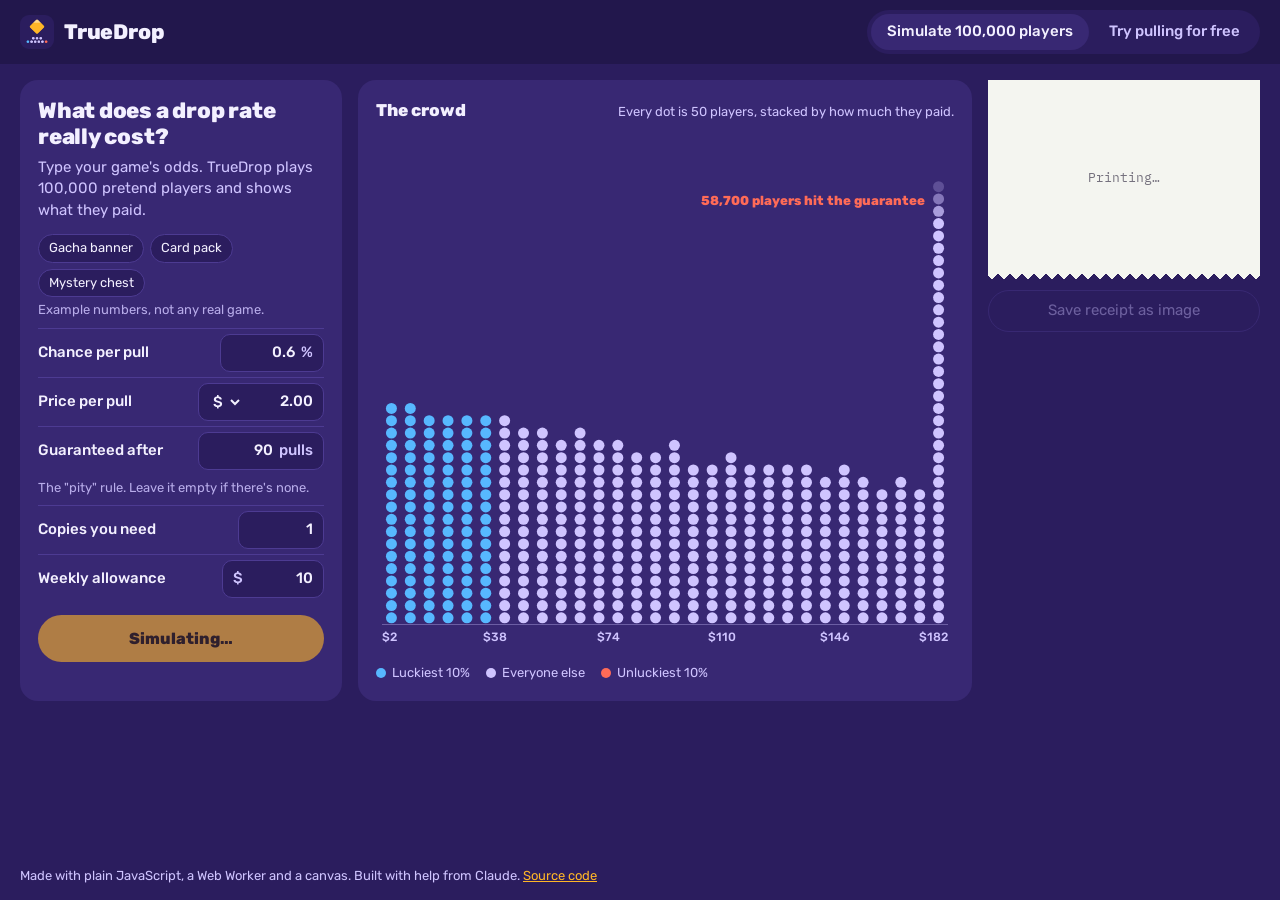
<file: index.html>
<!doctype html>
<html lang="en">
<head>
<meta charset="utf-8">
<meta name="viewport" content="width=device-width, initial-scale=1">
<title>TrueDrop: what a drop rate really costs</title>
<meta name="description" content="Type the odds your game publishes. TrueDrop plays 100,000 pretend players and shows what the item really costs.">
<meta name="theme-color" content="#2B1D5E">
<link rel="icon" href="assets/favicon.png">
<link rel="preconnect" href="https://fonts.googleapis.com">
<link rel="preconnect" href="https://fonts.gstatic.com" crossorigin>
<link href="https://fonts.googleapis.com/css2?family=IBM+Plex+Mono:wght@400;600&family=Rubik:wght@400;500;800&display=swap" rel="stylesheet">
<link rel="stylesheet" href="css/style.css">
</head>
<body>
<header class="top">
  <a class="brand" href="./"><img src="assets/icon.png" alt="" width="34" height="34">TrueDrop</a>
  <nav class="modes" role="tablist" aria-label="Mode">
    <button role="tab" id="tab-sim" aria-controls="view-sim" aria-selected="true">Simulate 100,000 players</button>
    <button role="tab" id="tab-try" aria-controls="view-try" aria-selected="false" tabindex="-1">Try pulling for free</button>
  </nav>
</header>

<main>
  <section id="view-sim" class="view sim" role="tabpanel" aria-labelledby="tab-sim">
    <form id="odds" class="panel odds" novalidate>
      <h1>What does a drop rate really cost?</h1>
      <p class="lede">Type your game's odds. TrueDrop plays 100,000 pretend players and shows what they paid.</p>

      <div class="presets" role="group" aria-label="Example odds">
        <button type="button" data-preset="banner">Gacha banner</button>
        <button type="button" data-preset="pack">Card pack</button>
        <button type="button" data-preset="chest">Mystery chest</button>
      </div>
      <p class="hint">Example numbers, not any real game.</p>

      <label class="row" for="chance">Chance per pull
        <span class="field"><input id="chance" name="chance" inputmode="decimal" autocomplete="off" value="0.6"><span>%</span></span>
      </label>
      <label class="row" for="price">Price per pull
        <span class="field">
          <select id="currency" name="currency" aria-label="Currency">
            <option value="$">$</option><option value="€">€</option><option value="£">£</option><option value="₪">₪</option>
          </select>
          <input id="price" name="price" inputmode="decimal" autocomplete="off" value="2.00">
        </span>
      </label>
      <label class="row" for="pity">Guaranteed after
        <span class="field"><input id="pity" name="pity" inputmode="numeric" autocomplete="off" value="90" placeholder="none"><span>pulls</span></span>
      </label>
      <p class="hint">The "pity" rule. Leave it empty if there's none.</p>
      <label class="row" for="copies">Copies you need
        <span class="field"><input id="copies" name="copies" inputmode="numeric" autocomplete="off" value="1"></span>
      </label>
      <label class="row" for="allowance">Weekly allowance
        <span class="field"><span class="cur">$</span><input id="allowance" name="allowance" inputmode="decimal" autocomplete="off" value="10"></span>
      </label>

      <button class="go" type="submit" id="simulate">Simulate 100,000 players</button>
      <p class="error" id="form-error" role="alert"></p>
    </form>

    <figure class="panel crowd">
      <div class="crowd-head">
        <h2>The crowd</h2>
        <p id="crowd-caption">Every dot is a group of players, stacked by how much they paid.</p>
      </div>
      <canvas id="crowd" role="img" aria-label="Chart of how much 100,000 players paid"></canvas>
      <figcaption class="legend">
        <span class="key lucky">Luckiest 10%</span>
        <span class="key middle">Everyone else</span>
        <span class="key unlucky">Unluckiest 10%</span>
      </figcaption>
    </figure>

    <aside class="receipt-slot" aria-label="Results">
      <div class="receipt" id="receipt" aria-live="polite"></div>
      <button type="button" class="ghost" id="save" disabled>Save receipt as image</button>
    </aside>
  </section>

  <section id="view-try" class="view try" role="tabpanel" aria-labelledby="tab-try" hidden>
    <div class="panel machine">
      <h1>Pull without paying</h1>
      <p class="lede" id="try-odds"></p>
      <div class="pull-buttons">
        <button type="button" class="go" id="pull1">Pull once</button>
        <button type="button" class="go alt" id="pull10">Pull 10 times</button>
      </div>
      <dl class="meter">
        <div><dt>Pulls</dt><dd id="m-pulls">0</dd></div>
        <div><dt>Pretend money spent</dt><dd id="m-spent">$0.00</dd></div>
        <div><dt>Legendaries</dt><dd id="m-legend">0</dd></div>
      </dl>
      <div class="pity" id="pity-box">
        <div class="pity-label"><span>Pity</span><span id="pity-text"></span></div>
        <div class="pity-bar"><div id="pity-fill"></div></div>
      </div>
      <button type="button" class="ghost" id="reset-try">Start over</button>
    </div>
    <div class="panel shelf">
      <h2>Last 10 pulls</h2>
      <ol class="tiles" id="tiles" aria-live="polite"></ol>
      <div class="verdict" id="verdict" aria-live="polite" hidden></div>
      <p class="hint">Epic, rare and common rarities are just for show. Only the legendary uses your odds.</p>
    </div>
  </section>
</main>

<footer class="foot">
  Made with plain JavaScript, a Web Worker and a canvas. Built with help from Claude.
  <a href="https://github.com/Tomerbot/truedrop">Source code</a>
</footer>

<script src="js/rng.js"></script>
<script src="js/crowd.js"></script>
<script src="js/receipt.js"></script>
<script src="js/try.js"></script>
<script src="js/app.js"></script>
</body>
</html>
</file>
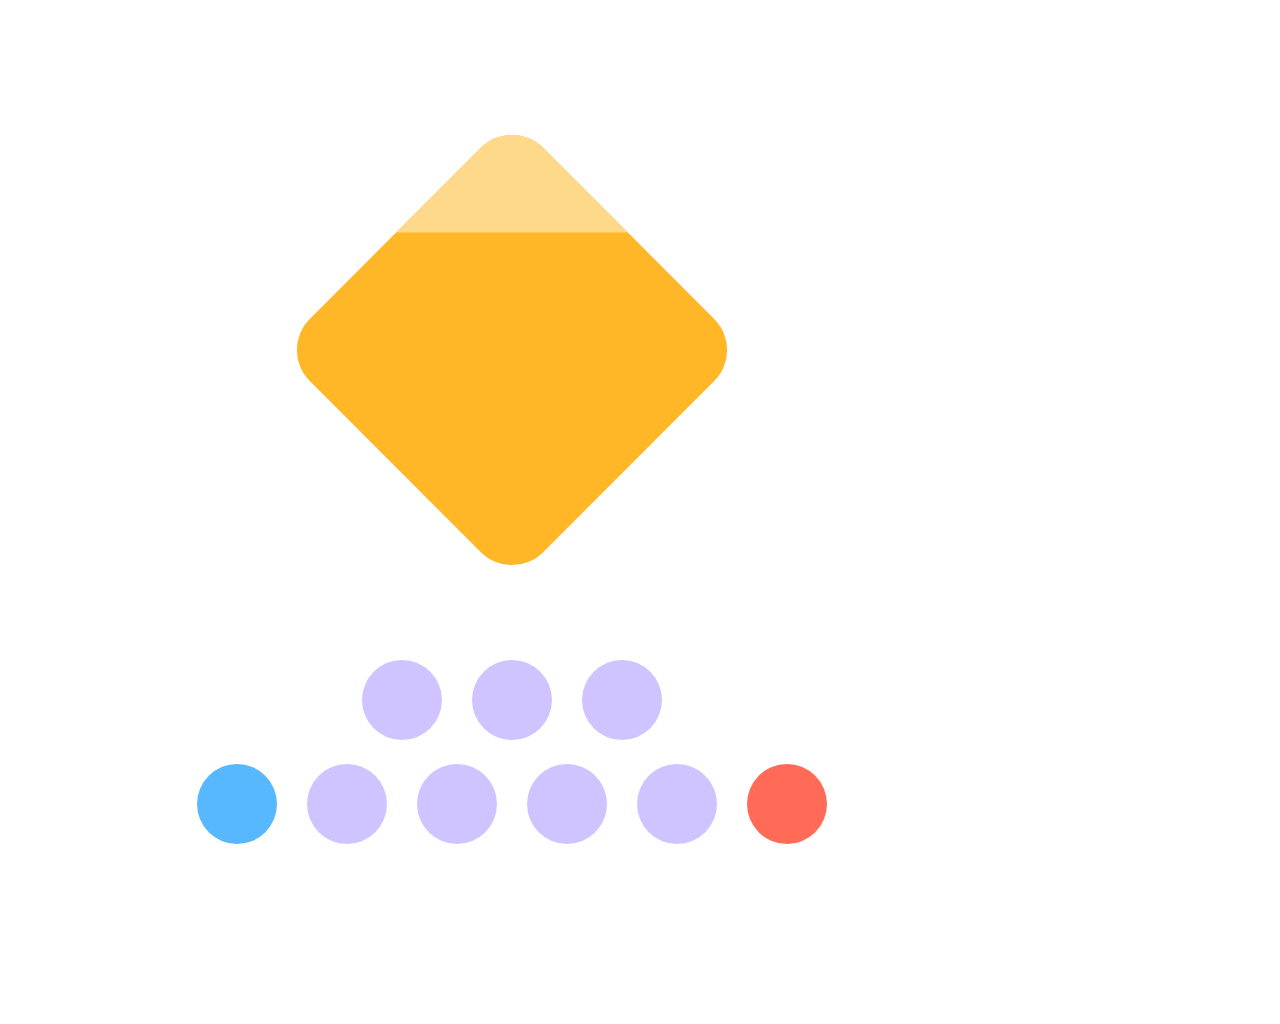
<file: design/icon-transparent.html>
<!doctype html>
<html><head><meta charset="utf-8">
<style>
  html, body { margin: 0; width: 1024px; height: 1024px; background: transparent; }
  .bg { width: 1024px; height: 1024px; background: #2B1D5E; display: grid; place-items: center; }
  body.transparent .bg { background: transparent; }
</style></head>
<body class="transparent">
<div class="bg">
  <svg width="1024" height="1024" viewBox="0 0 1024 1024">
    <!-- the crowd: lucky (blue), everyone else (lilac), unlucky (red) -->
    <g fill="#CFC4FF">
      <circle cx="402" cy="700" r="40"/><circle cx="512" cy="700" r="40"/><circle cx="622" cy="700" r="40"/>
      <circle cx="347" cy="804" r="40"/><circle cx="457" cy="804" r="40"/><circle cx="567" cy="804" r="40"/><circle cx="677" cy="804" r="40"/>
    </g>
    <circle cx="237" cy="804" r="40" fill="#57B8FF"/>
    <circle cx="787" cy="804" r="40" fill="#FF6B57"/>
    <!-- the legendary drop -->
    <g transform="translate(512 350) rotate(45)">
      <rect x="-165" y="-165" width="330" height="330" rx="44" fill="#FFB627"/>
      <path d="M-165 -121 a44 44 0 0 1 44 -44 h120 l-164 164 z" fill="#FFD98A"/>
    </g>
  </svg>
</div>
</body></html>
</file>
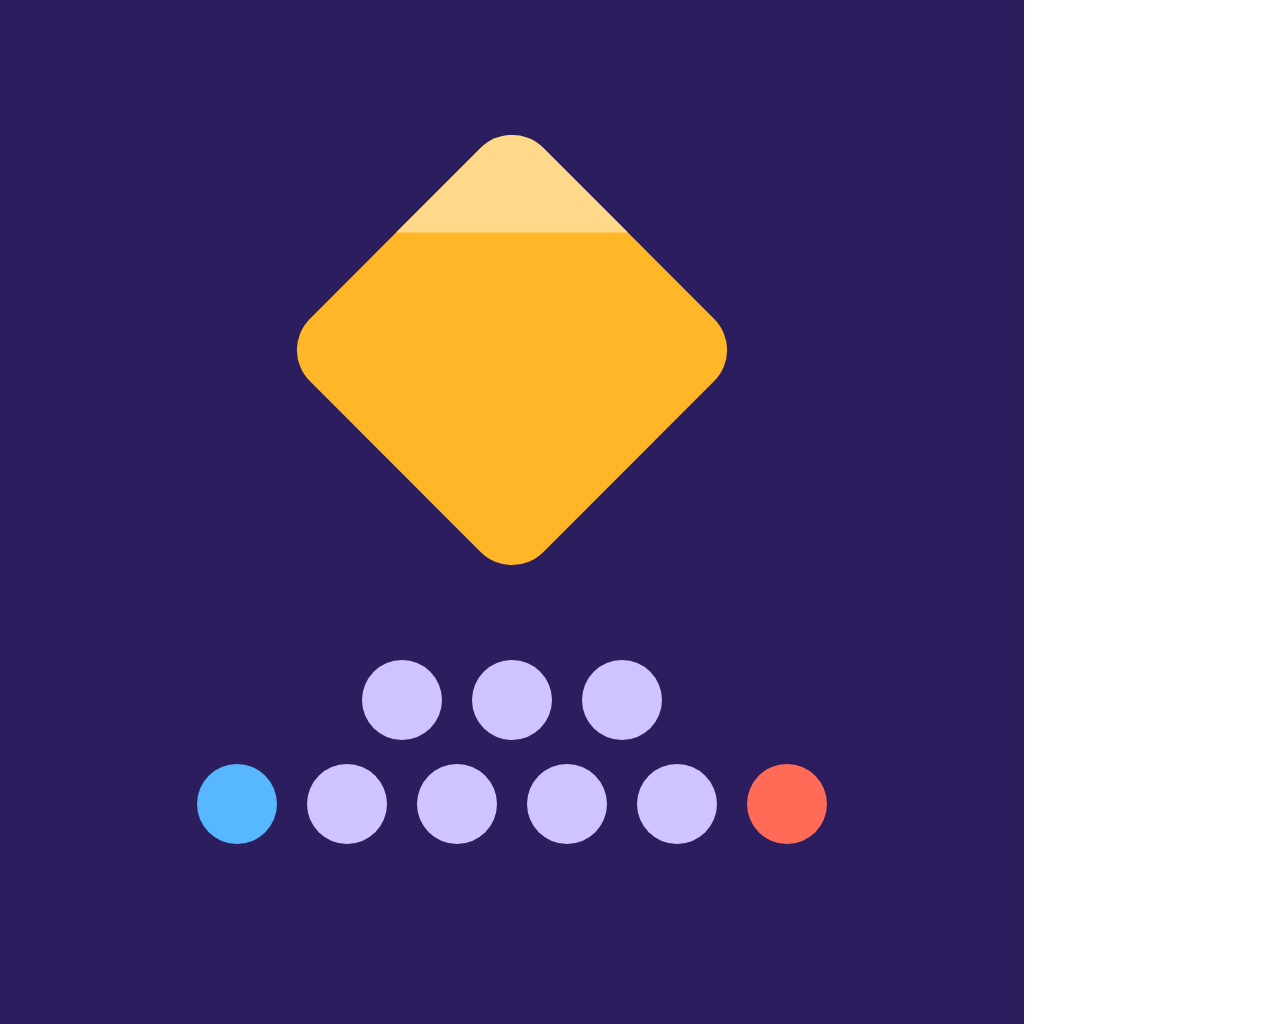
<file: design/icon.html>
<!doctype html>
<html><head><meta charset="utf-8">
<style>
  html, body { margin: 0; width: 1024px; height: 1024px; background: transparent; }
  .bg { width: 1024px; height: 1024px; background: #2B1D5E; display: grid; place-items: center; }
  body.transparent .bg { background: transparent; }
</style></head>
<body>
<div class="bg">
  <svg width="1024" height="1024" viewBox="0 0 1024 1024">
    <!-- the crowd: lucky (blue), everyone else (lilac), unlucky (red) -->
    <g fill="#CFC4FF">
      <circle cx="402" cy="700" r="40"/><circle cx="512" cy="700" r="40"/><circle cx="622" cy="700" r="40"/>
      <circle cx="347" cy="804" r="40"/><circle cx="457" cy="804" r="40"/><circle cx="567" cy="804" r="40"/><circle cx="677" cy="804" r="40"/>
    </g>
    <circle cx="237" cy="804" r="40" fill="#57B8FF"/>
    <circle cx="787" cy="804" r="40" fill="#FF6B57"/>
    <!-- the legendary drop -->
    <g transform="translate(512 350) rotate(45)">
      <rect x="-165" y="-165" width="330" height="330" rx="44" fill="#FFB627"/>
      <path d="M-165 -121 a44 44 0 0 1 44 -44 h120 l-164 164 z" fill="#FFD98A"/>
    </g>
  </svg>
</div>
</body></html>
</file>
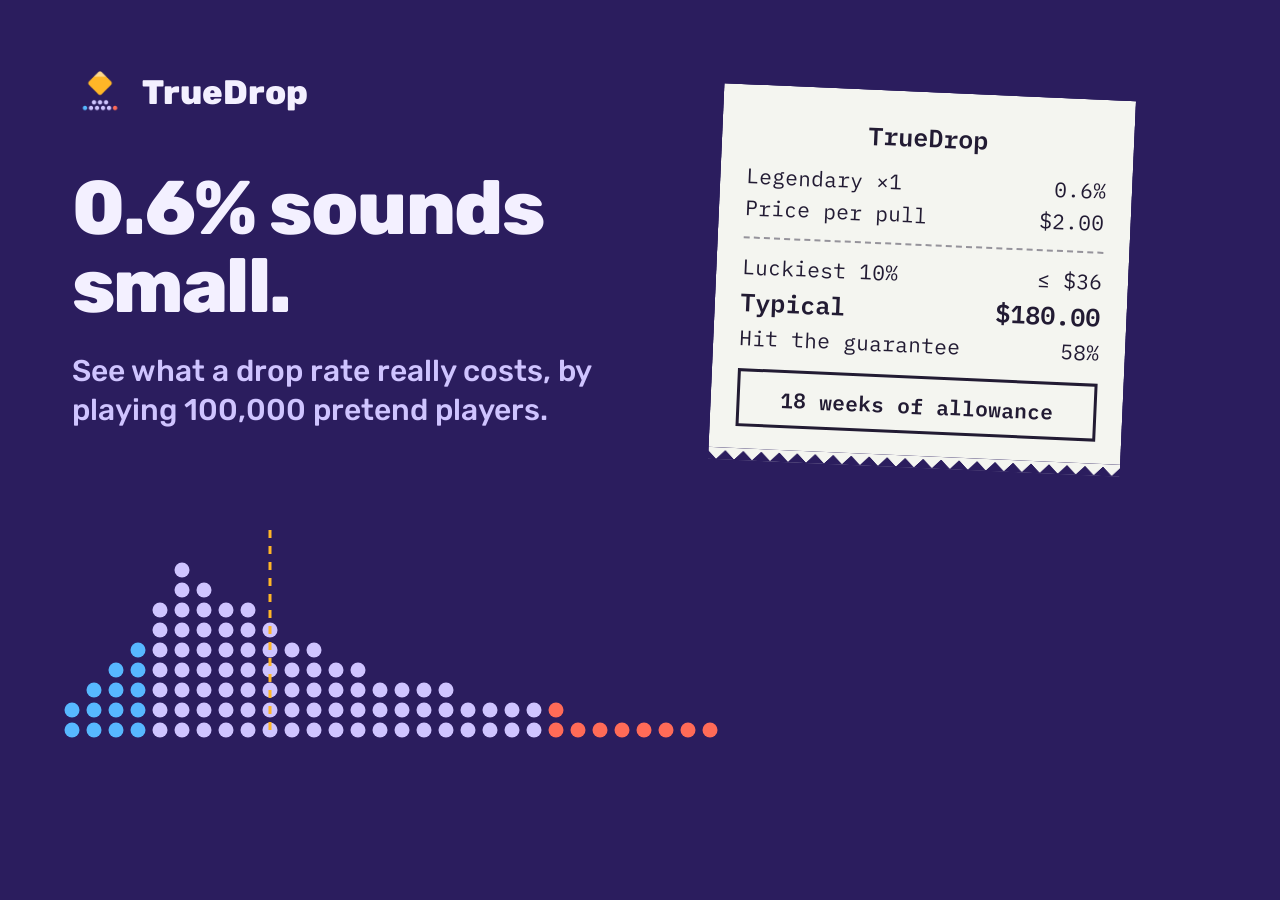
<file: design/thumb.html>
<!doctype html>
<html><head><meta charset="utf-8">
<link href="https://fonts.googleapis.com/css2?family=IBM+Plex+Mono:wght@400;600&family=Rubik:wght@500;800&display=swap" rel="stylesheet">
<style>
  html, body { margin: 0; width: 1200px; height: 800px; overflow: hidden; }
  body { background: #2B1D5E; color: #F3F0FF; font-family: Rubik, sans-serif; position: relative; }
  .brand { position: absolute; left: 72px; top: 64px; display: flex; align-items: center; gap: 14px; font-weight: 800; font-size: 34px; }
  .brand img { width: 56px; height: 56px; border-radius: 14px; }
  h1 { position: absolute; left: 72px; top: 170px; margin: 0; font-weight: 800; font-size: 76px; line-height: 1.02; letter-spacing: -0.02em; }
  .sub { position: absolute; left: 72px; top: 352px; width: 520px; margin: 0; font-size: 30px; line-height: 1.3; color: #CFC4FF; font-weight: 500; }
  canvas { position: absolute; left: 60px; bottom: 60px; }
  .receipt {
    position: absolute; right: 72px; top: 92px; width: 360px; padding: 26px 26px 34px;
    background: #F4F5F0; color: #221B33; font: 400 21px/1.55 "IBM Plex Mono", monospace; transform: rotate(2.5deg);
    -webkit-mask: linear-gradient(#000 0 0) top / 100% calc(100% - 12px) no-repeat,
      conic-gradient(from -45deg at bottom, #0000, #000 1deg 89deg, #0000 90deg) bottom / 18px 12px repeat-x;
  }
  .receipt .store { text-align: center; font-weight: 600; font-size: 25px; margin-bottom: 10px; }
  .line { display: flex; justify-content: space-between; }
  .big { font-weight: 600; font-size: 25px; }
  .cut { border-top: 2px dashed rgba(34,27,51,.45); margin: 12px 0; }
  .total { margin-top: 14px; border: 3px solid #221B33; padding: 10px; text-align: center; font-weight: 600; }
</style></head>
<body>
  <div class="brand"><img src="../assets/icon.png" alt="">TrueDrop</div>
  <h1>0.6% sounds<br>small.</h1>
  <p class="sub">See what a drop rate really costs, by playing 100,000 pretend players.</p>
  <canvas id="c" width="660" height="230"></canvas>
  <div class="receipt">
    <div class="store">TrueDrop</div>
    <div class="line"><span>Legendary ×1</span><span>0.6%</span></div>
    <div class="line"><span>Price per pull</span><span>$2.00</span></div>
    <div class="cut"></div>
    <div class="line"><span>Luckiest 10%</span><span>≤ $36</span></div>
    <div class="line big"><span>Typical</span><span>$180.00</span></div>
    <div class="line"><span>Hit the guarantee</span><span>58%</span></div>
    <div class="total">18 weeks of allowance</div>
  </div>
<script>
  // A small crowd in the app's style: a long tail of unlucky players.
  const c = document.getElementById("c").getContext("2d");
  const cols = 30, dot = 15, gap = 22;
  for (let i = 0; i < cols; i++) {
    const h = Math.max(1, Math.round(9 * Math.pow(0.9, Math.abs(i - 5)) * (i < 5 ? (i + 3) / 8 : 1)));
    c.fillStyle = i < 4 ? "#57B8FF" : i > 21 ? "#FF6B57" : "#CFC4FF";
    for (let d = 0; d < h; d++) { c.beginPath(); c.arc(12 + i * gap, 220 - d * 20, dot / 2, 0, Math.PI * 2); c.fill(); }
  }
  c.strokeStyle = "#FFB627"; c.lineWidth = 3; c.setLineDash([8, 8]);
  c.beginPath(); c.moveTo(12 + 9 * gap, 20); c.lineTo(12 + 9 * gap, 228); c.stroke();
</script>
</body></html>
</file>
<file: css/style.css>
:root {
  --felt: #2B1D5E;
  --felt-deep: #22174C;
  --panel: #382873;
  --line: #4D3B92;
  --paper: #F4F5F0;
  --ink: #221B33;
  --legendary: #FFB627;
  --rare: #57B8FF;
  --epic: #B57BFF;
  --unlucky: #FF6B57;
  --lilac: #CFC4FF;
  --text: #F3F0FF;
  --radius-big: 18px;
  --radius-small: 10px;
  --ui: "Rubik", system-ui, sans-serif;
  --mono: "IBM Plex Mono", ui-monospace, monospace;
}

* { box-sizing: border-box; }
html { color-scheme: dark; }
body {
  margin: 0;
  min-height: 100vh;
  display: flex;
  flex-direction: column;
  background: var(--felt);
  color: var(--text);
  font: 400 15px/1.45 var(--ui);
}
button, input, select { font: inherit; color: inherit; }
:focus-visible { outline: 3px solid var(--legendary); outline-offset: 2px; }
[hidden] { display: none !important; }

/* ---------- top bar ---------- */
.top {
  display: flex;
  align-items: center;
  justify-content: space-between;
  gap: 16px;
  padding: 10px 20px;
  background: var(--felt-deep);
}
.brand {
  display: flex;
  align-items: center;
  gap: 10px;
  color: var(--text);
  text-decoration: none;
  font-weight: 800;
  font-size: 21px;
  letter-spacing: -0.01em;
}
.brand img { border-radius: 9px; }
.modes { display: flex; gap: 4px; background: var(--felt); padding: 4px; border-radius: 999px; }
.modes button {
  border: 0;
  background: transparent;
  color: var(--lilac);
  padding: 7px 16px;
  border-radius: 999px;
  font-weight: 500;
  cursor: pointer;
}
.modes button[aria-selected="true"] { background: var(--panel); color: var(--text); }

/* ---------- layout ---------- */
main { flex: 1; padding: 16px 20px; }
.view.sim {
  display: grid;
  grid-template-columns: 322px minmax(0, 1fr) 272px;
  gap: 16px;
  align-items: stretch;
}
.receipt-slot { align-self: start; }
.view.try {
  display: grid;
  grid-template-columns: 360px minmax(0, 1fr);
  gap: 16px;
  align-items: start;
}
.panel {
  background: var(--panel);
  border-radius: var(--radius-big);
  padding: 18px;
  margin: 0;
}
h1 { margin: 0 0 6px; font-size: 22px; line-height: 1.2; font-weight: 800; letter-spacing: -0.01em; }
h2 { margin: 0; font-size: 17px; font-weight: 800; }
.lede { margin: 0 0 12px; color: var(--lilac); }
.hint { margin: 4px 0 8px; font-size: 13px; color: var(--lilac); opacity: .85; }

/* ---------- the odds form ---------- */
.presets { display: flex; flex-wrap: wrap; gap: 6px; }
.presets button {
  border: 1px solid var(--line);
  background: var(--felt);
  border-radius: 999px;
  padding: 4px 10px;
  font-size: 13px;
  cursor: pointer;
}
.presets button[aria-pressed="true"] { border-color: var(--legendary); color: var(--legendary); }
.row {
  display: flex;
  align-items: center;
  justify-content: space-between;
  gap: 10px;
  padding: 5px 0;
  border-top: 1px solid var(--line);
  font-weight: 500;
}
.field {
  display: flex;
  align-items: center;
  gap: 6px;
  background: var(--felt);
  border: 1px solid var(--line);
  border-radius: var(--radius-small);
  padding: 0 10px;
  color: var(--lilac);
}
.field:focus-within { border-color: var(--legendary); }
.field input, .field select {
  width: 64px;
  border: 0;
  background: transparent;
  padding: 7px 0;
  text-align: right;
  color: var(--text);
  font-weight: 500;
}
.field select { width: auto; text-align: left; cursor: pointer; }
.field select option { background: var(--felt); }
.field input:focus { outline: none; }
.field input.bad { color: var(--unlucky); }
.field input:placeholder-shown + span { display: none; } /* "none", not "none pulls" */
.go {
  width: 100%;
  margin-top: 12px;
  border: 0;
  border-radius: 999px;
  padding: 12px 18px;
  background: var(--legendary);
  color: #2A1B00;
  font-weight: 800;
  font-size: 16px;
  cursor: pointer;
  transition: transform .08s;
}
.go:active { transform: scale(.98); }
.go:disabled { opacity: .6; cursor: wait; }
.go.alt { background: var(--text); color: var(--felt); }
.ghost {
  width: 100%;
  margin-top: 10px;
  border: 1px solid var(--line);
  border-radius: 999px;
  padding: 9px 14px;
  background: transparent;
  color: var(--lilac);
  cursor: pointer;
}
.ghost:disabled { opacity: .4; cursor: default; }
.error { margin: 8px 0 0; min-height: 1em; color: var(--unlucky); font-size: 13px; font-weight: 500; }

/* ---------- the crowd ---------- */
.crowd { display: flex; flex-direction: column; min-height: 520px; }
.crowd-head { display: flex; align-items: baseline; justify-content: space-between; gap: 12px; flex-wrap: wrap; }
.crowd-head p { margin: 0; color: var(--lilac); font-size: 13px; }
#crowd { width: 100%; flex: 1; min-height: 420px; margin-top: 8px; display: block; }
.legend { display: flex; gap: 16px; flex-wrap: wrap; font-size: 13px; color: var(--lilac); margin-top: 6px; }
.key::before {
  content: "";
  display: inline-block;
  width: 10px; height: 10px;
  border-radius: 50%;
  margin-right: 6px;
  vertical-align: -1px;
}
.key.lucky::before { background: var(--rare); }
.key.middle::before { background: var(--lilac); }
.key.unlucky::before { background: var(--unlucky); }

/* ---------- the receipt ---------- */
.receipt-slot { position: relative; }
.receipt {
  background: var(--paper);
  color: var(--ink);
  font: 400 13px/1.5 var(--mono);
  padding: 18px 16px 22px;
  min-height: 200px;
  /* torn thermal-paper bottom edge */
  -webkit-mask: linear-gradient(#000 0 0) top / 100% calc(100% - 8px) no-repeat,
                conic-gradient(from -45deg at bottom, #0000, #000 1deg 89deg, #0000 90deg) bottom / 12px 8px repeat-x;
          mask: linear-gradient(#000 0 0) top / 100% calc(100% - 8px) no-repeat,
                conic-gradient(from -45deg at bottom, #0000, #000 1deg 89deg, #0000 90deg) bottom / 12px 8px repeat-x;
}
.receipt.printing { animation: print 1.3s steps(14, end) both; }
@keyframes print { from { clip-path: inset(0 0 100% 0); } to { clip-path: inset(0 0 0 0); } }
.receipt .store { text-align: center; font-weight: 600; font-size: 15px; }
.receipt .sub { text-align: center; font-size: 12px; opacity: .7; margin-bottom: 8px; }
.receipt .cut { border-top: 1px dashed rgba(34, 27, 51, .45); margin: 8px 0; }
.receipt .line { display: flex; justify-content: space-between; gap: 8px; }
.receipt .line b { font-weight: 600; }
.receipt .line.big { font-size: 15px; font-weight: 600; }
.receipt .line .num { text-align: right; white-space: nowrap; }
.receipt .ok { color: #1F7A3F; }
.receipt .total {
  margin-top: 10px;
  padding: 8px;
  border: 2px solid var(--ink);
  text-align: center;
  font-weight: 600;
}
.receipt .thanks { text-align: center; margin-top: 10px; font-size: 12px; }
.receipt .waiting { opacity: .6; text-align: center; padding-top: 70px; }

/* ---------- try mode ---------- */
.pull-buttons { display: grid; grid-template-columns: 1fr 1fr; gap: 8px; }
.pull-buttons .go { margin-top: 0; }
.meter { display: grid; grid-template-columns: repeat(3, 1fr); gap: 8px; margin: 16px 0 0; }
.meter div { background: var(--felt); border-radius: var(--radius-small); padding: 10px; }
.meter dt { font-size: 12px; color: var(--lilac); }
.meter dd { margin: 2px 0 0; font-size: 22px; font-weight: 800; font-variant-numeric: tabular-nums; }
.pity { margin-top: 14px; }
.pity-label { display: flex; justify-content: space-between; font-size: 13px; color: var(--lilac); margin-bottom: 6px; }
.pity-bar { height: 10px; background: var(--felt); border-radius: 999px; overflow: hidden; }
#pity-fill { height: 100%; width: 0; background: var(--legendary); transition: width .2s; }
.tiles {
  list-style: none;
  margin: 12px 0 0;
  padding: 0;
  display: grid;
  grid-template-columns: repeat(5, 1fr);
  gap: 10px;
}
.tile {
  aspect-ratio: 3 / 4;
  border-radius: var(--radius-small);
  background: var(--felt);
  border: 2px solid var(--line);
  display: flex;
  flex-direction: column;
  align-items: center;
  justify-content: center;
  gap: 8px;
  font-size: 13px;
  font-weight: 500;
  color: var(--lilac);
}
.tile.new { animation: flip .35s ease-out both; }
@keyframes flip { from { transform: rotateY(90deg); } to { transform: rotateY(0); } }
.tile .gem { width: 34px; height: 34px; transform: rotate(45deg); border-radius: 6px; background: currentColor; }
.tile .num { font-size: 11px; opacity: .7; }
.tile.common { color: #A9A3C4; }
.tile.rare { color: var(--rare); border-color: var(--rare); }
.tile.epic { color: var(--epic); border-color: var(--epic); }
.tile.legendary {
  color: var(--legendary);
  border-color: var(--legendary);
  background: #3E2F1A;
  box-shadow: 0 0 24px rgba(255, 182, 39, .55);
}
.tile.empty { border-style: dashed; }
.verdict {
  margin-top: 16px;
  padding: 16px;
  border-radius: var(--radius-small);
  background: var(--paper);
  color: var(--ink);
  font-size: 16px;
}
.verdict strong { font-size: 20px; display: block; margin-bottom: 4px; }

/* ---------- footer ---------- */
.foot { padding: 10px 20px 14px; font-size: 13px; color: var(--lilac); }
.foot a { color: var(--legendary); }

/* ---------- smaller screens ---------- */
@media (max-width: 1100px) {
  .view.sim { grid-template-columns: 322px minmax(0, 1fr); }
  .receipt-slot { grid-column: 1 / -1; max-width: 360px; }
}
@media (max-width: 760px) {
  main { padding: 12px 16px; }
  .top { flex-direction: column; align-items: flex-start; padding: 10px 16px; }
  .modes button { padding: 7px 12px; font-size: 14px; }
  .view.sim, .view.try { grid-template-columns: minmax(0, 1fr); }
  .crowd { min-height: 380px; }
  #crowd { min-height: 300px; }
  .receipt-slot { max-width: none; }
  .tiles { grid-template-columns: repeat(5, 1fr); gap: 6px; }
}
@media (prefers-reduced-motion: reduce) {
  .receipt.printing, .tile.new { animation: none; }
  .go, #pity-fill { transition: none; }
}
</file>
